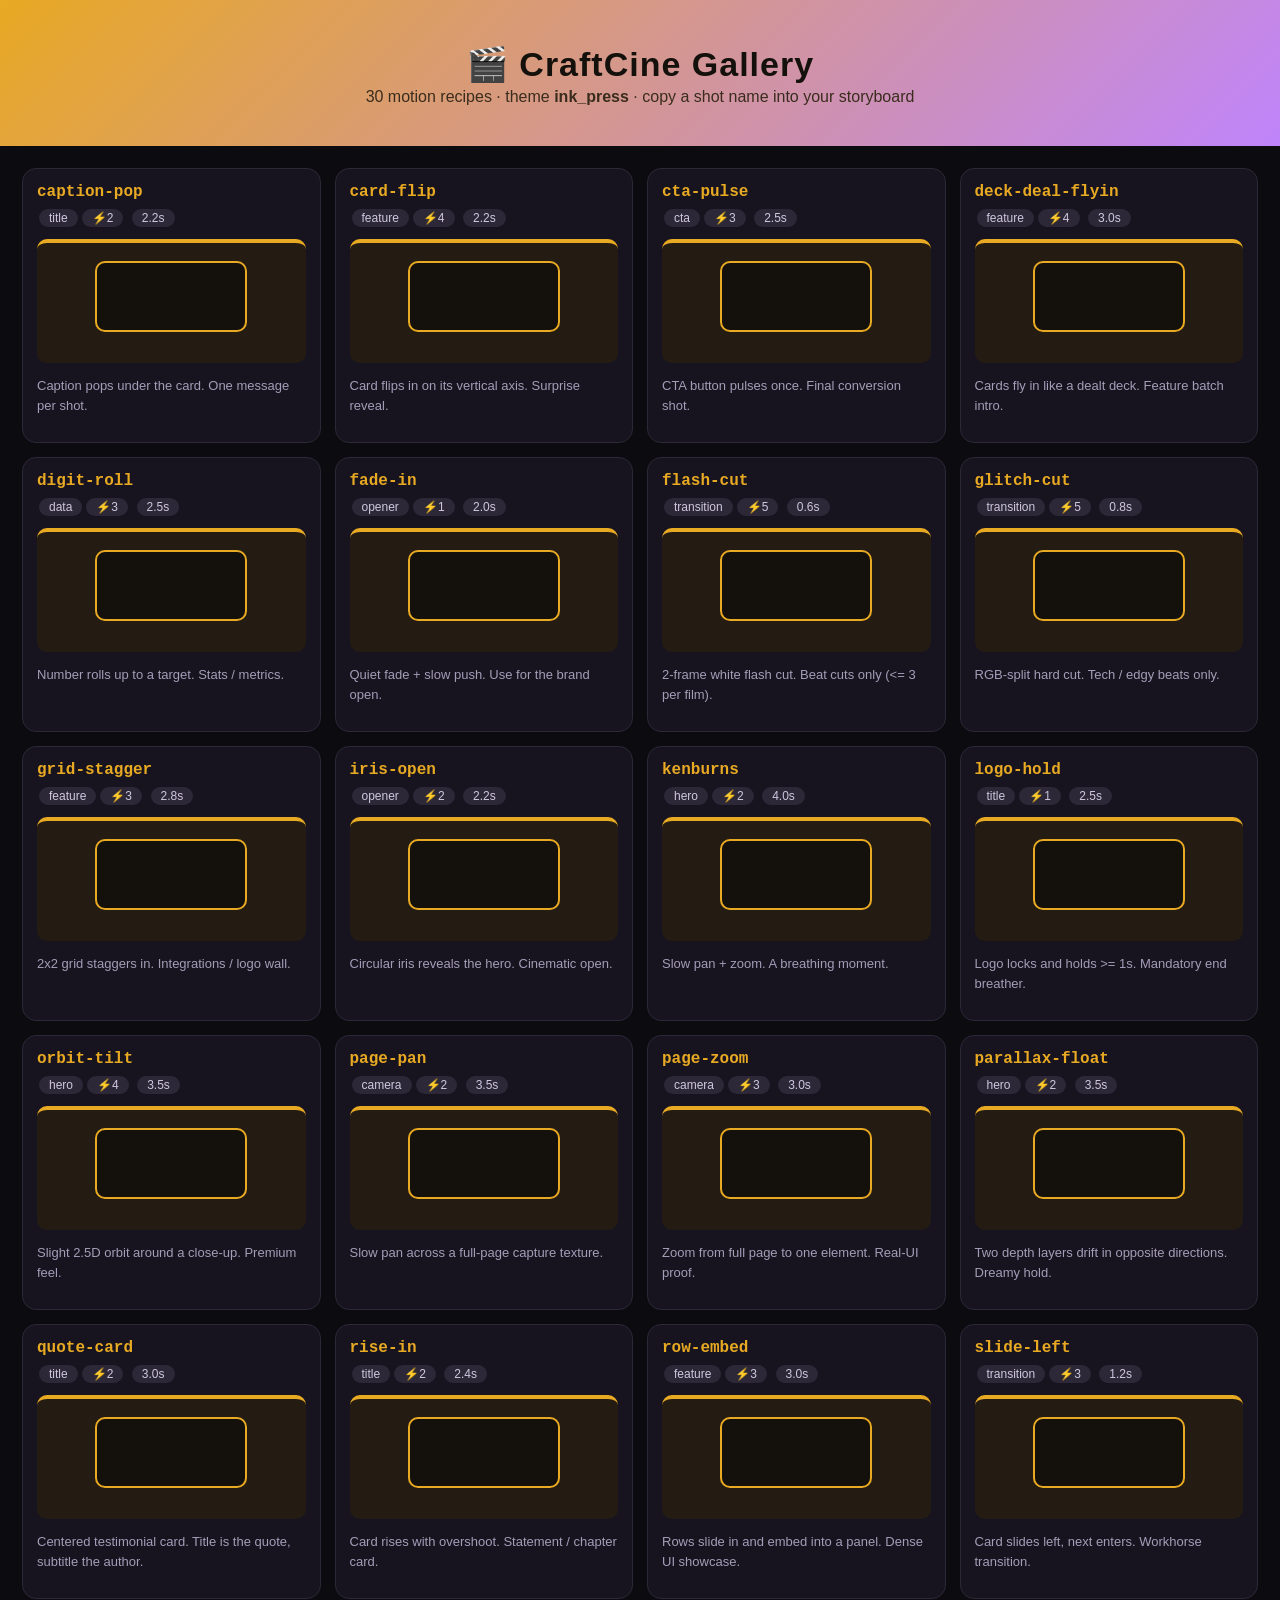
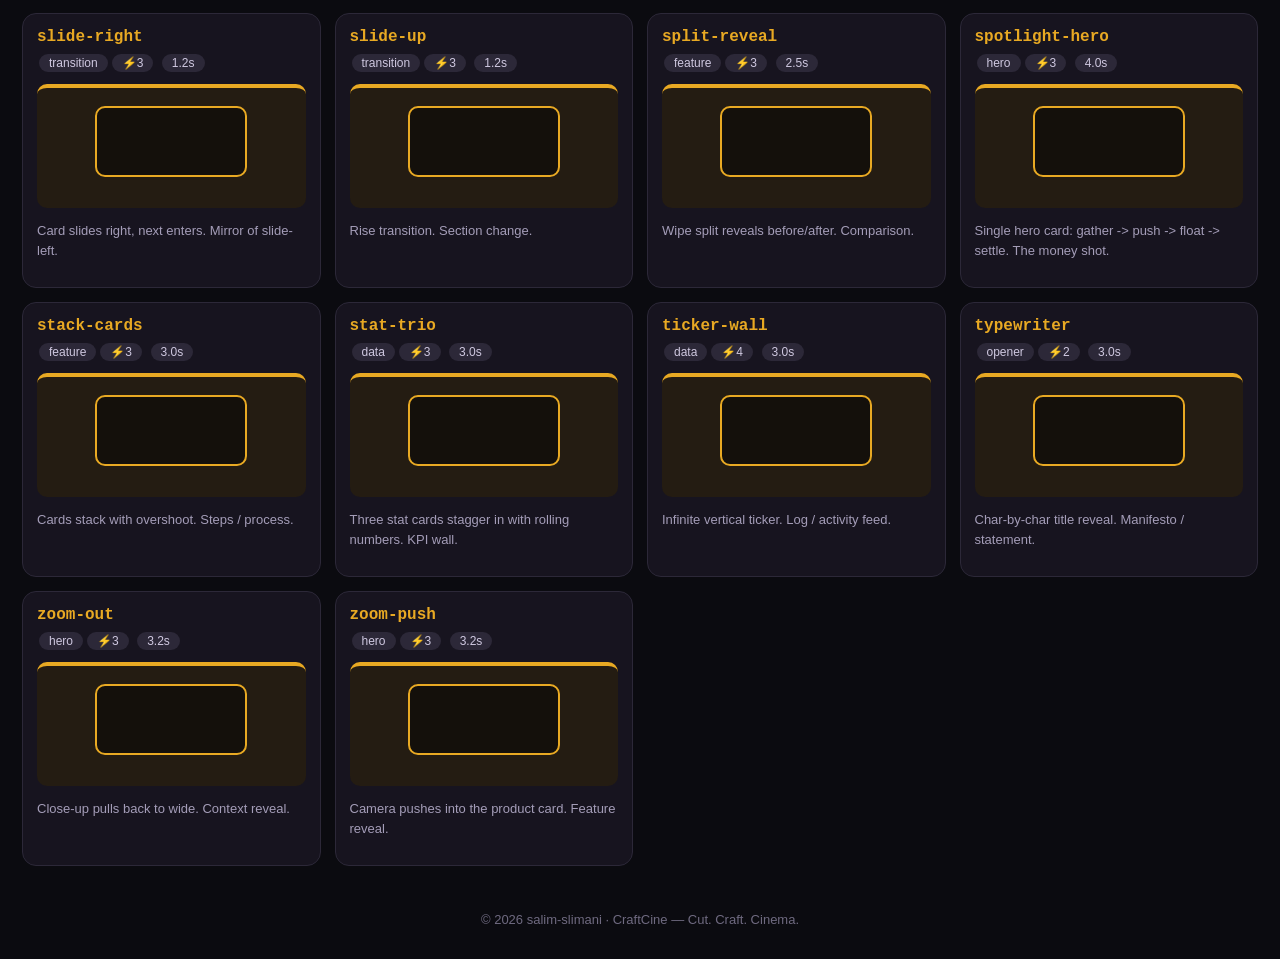
<file: gallery/index.html>
<!DOCTYPE html><html lang="en"><head><meta charset="utf-8">
<title>CraftCine Gallery — 30 shots</title><style>
body{font-family:'Segoe UI',Arial,sans-serif;background:#0B0B10;color:#eee;margin:0}
header{padding:36px 20px;text-align:center;background:linear-gradient(135deg,#E8A923,#C084FC)}
header h1{margin:8px 0 4px;color:#14100B;font-size:34px;letter-spacing:1px}
header p{color:#3a2c1c;margin:4px}
.grid{display:grid;grid-template-columns:repeat(auto-fill,minmax(270px,1fr));gap:14px;padding:22px;max-width:1280px;margin:0 auto}
.card{background:#17141F;border:1px solid #2c2838;border-radius:14px;padding:14px;transition:transform .15s}
.card:hover{transform:translateY(-3px);border-color:#C084FC}
.card h3{margin:0 0 6px;color:#E8A923;font-size:16px;font-family:Consolas,monospace}
.badge{display:inline-block;background:#2c2838;border-radius:20px;padding:2px 10px;font-size:12px;margin:2px;color:#cfc8e0}
.demo{height:120px;border-radius:10px;margin:10px 0;position:relative;overflow:hidden}
.card p{font-size:13px;color:#a49db8;line-height:1.5}
footer{text-align:center;padding:24px;color:#6f6a80;font-size:13px}

@keyframes deal{0%{transform:translateX(120px);opacity:0}100%{transform:none;opacity:1}}
@keyframes pop{0%{transform:scale(.6);opacity:0}70%{transform:scale(1.05)}100%{transform:scale(1);opacity:1}}
@keyframes floaty{0%,100%{transform:translateY(-6px)}50%{transform:translateY(6px)}}
@keyframes flashy{0%,100%{opacity:1}50%{opacity:.2}}
</style></head>
<body><header><h1>🎬 CraftCine Gallery</h1>
<p>30 motion recipes · theme <b>ink_press</b> · copy a shot name into your storyboard</p></header>
<div class="grid"><div class="card"><h3>caption-pop</h3>
<span class="badge">title</span><span class="badge">⚡2</span>
<span class="badge">2.2s</span>
<div class="demo" style="background:#241C12;border-top:4px solid #E8A923">
<div style="width:55%;height:56%;margin:18px auto;background:#14100B;border:2px solid #E8A923;
border-radius:10px;animation:pop .7s ease both"></div></div>
<p>Caption pops under the card. One message per shot.</p></div><div class="card"><h3>card-flip</h3>
<span class="badge">feature</span><span class="badge">⚡4</span>
<span class="badge">2.2s</span>
<div class="demo" style="background:#241C12;border-top:4px solid #E8A923">
<div style="width:55%;height:56%;margin:18px auto;background:#14100B;border:2px solid #E8A923;
border-radius:10px;animation:deal .8s ease both"></div></div>
<p>Card flips in on its vertical axis. Surprise reveal.</p></div><div class="card"><h3>cta-pulse</h3>
<span class="badge">cta</span><span class="badge">⚡3</span>
<span class="badge">2.5s</span>
<div class="demo" style="background:#241C12;border-top:4px solid #E8A923">
<div style="width:55%;height:56%;margin:18px auto;background:#14100B;border:2px solid #E8A923;
border-radius:10px;animation:pop .7s ease both"></div></div>
<p>CTA button pulses once. Final conversion shot.</p></div><div class="card"><h3>deck-deal-flyin</h3>
<span class="badge">feature</span><span class="badge">⚡4</span>
<span class="badge">3.0s</span>
<div class="demo" style="background:#241C12;border-top:4px solid #E8A923">
<div style="width:55%;height:56%;margin:18px auto;background:#14100B;border:2px solid #E8A923;
border-radius:10px;animation:deal .8s ease both"></div></div>
<p>Cards fly in like a dealt deck. Feature batch intro.</p></div><div class="card"><h3>digit-roll</h3>
<span class="badge">data</span><span class="badge">⚡3</span>
<span class="badge">2.5s</span>
<div class="demo" style="background:#241C12;border-top:4px solid #E8A923">
<div style="width:55%;height:56%;margin:18px auto;background:#14100B;border:2px solid #E8A923;
border-radius:10px;animation:pop .7s ease both"></div></div>
<p>Number rolls up to a target. Stats / metrics.</p></div><div class="card"><h3>fade-in</h3>
<span class="badge">opener</span><span class="badge">⚡1</span>
<span class="badge">2.0s</span>
<div class="demo" style="background:#241C12;border-top:4px solid #E8A923">
<div style="width:55%;height:56%;margin:18px auto;background:#14100B;border:2px solid #E8A923;
border-radius:10px;animation:pop .7s ease both"></div></div>
<p>Quiet fade + slow push. Use for the brand open.</p></div><div class="card"><h3>flash-cut</h3>
<span class="badge">transition</span><span class="badge">⚡5</span>
<span class="badge">0.6s</span>
<div class="demo" style="background:#241C12;border-top:4px solid #E8A923">
<div style="width:55%;height:56%;margin:18px auto;background:#14100B;border:2px solid #E8A923;
border-radius:10px;animation:flashy 1s linear infinite"></div></div>
<p>2-frame white flash cut. Beat cuts only (<= 3 per film).</p></div><div class="card"><h3>glitch-cut</h3>
<span class="badge">transition</span><span class="badge">⚡5</span>
<span class="badge">0.8s</span>
<div class="demo" style="background:#241C12;border-top:4px solid #E8A923">
<div style="width:55%;height:56%;margin:18px auto;background:#14100B;border:2px solid #E8A923;
border-radius:10px;animation:flashy 1s linear infinite"></div></div>
<p>RGB-split hard cut. Tech / edgy beats only.</p></div><div class="card"><h3>grid-stagger</h3>
<span class="badge">feature</span><span class="badge">⚡3</span>
<span class="badge">2.8s</span>
<div class="demo" style="background:#241C12;border-top:4px solid #E8A923">
<div style="width:55%;height:56%;margin:18px auto;background:#14100B;border:2px solid #E8A923;
border-radius:10px;animation:deal .8s ease both"></div></div>
<p>2x2 grid staggers in. Integrations / logo wall.</p></div><div class="card"><h3>iris-open</h3>
<span class="badge">opener</span><span class="badge">⚡2</span>
<span class="badge">2.2s</span>
<div class="demo" style="background:#241C12;border-top:4px solid #E8A923">
<div style="width:55%;height:56%;margin:18px auto;background:#14100B;border:2px solid #E8A923;
border-radius:10px;animation:pop .7s ease both"></div></div>
<p>Circular iris reveals the hero. Cinematic open.</p></div><div class="card"><h3>kenburns</h3>
<span class="badge">hero</span><span class="badge">⚡2</span>
<span class="badge">4.0s</span>
<div class="demo" style="background:#241C12;border-top:4px solid #E8A923">
<div style="width:55%;height:56%;margin:18px auto;background:#14100B;border:2px solid #E8A923;
border-radius:10px;animation:floaty 2s ease-in-out infinite"></div></div>
<p>Slow pan + zoom. A breathing moment.</p></div><div class="card"><h3>logo-hold</h3>
<span class="badge">title</span><span class="badge">⚡1</span>
<span class="badge">2.5s</span>
<div class="demo" style="background:#241C12;border-top:4px solid #E8A923">
<div style="width:55%;height:56%;margin:18px auto;background:#14100B;border:2px solid #E8A923;
border-radius:10px;animation:pop .7s ease both"></div></div>
<p>Logo locks and holds >= 1s. Mandatory end breather.</p></div><div class="card"><h3>orbit-tilt</h3>
<span class="badge">hero</span><span class="badge">⚡4</span>
<span class="badge">3.5s</span>
<div class="demo" style="background:#241C12;border-top:4px solid #E8A923">
<div style="width:55%;height:56%;margin:18px auto;background:#14100B;border:2px solid #E8A923;
border-radius:10px;animation:floaty 2s ease-in-out infinite"></div></div>
<p>Slight 2.5D orbit around a close-up. Premium feel.</p></div><div class="card"><h3>page-pan</h3>
<span class="badge">camera</span><span class="badge">⚡2</span>
<span class="badge">3.5s</span>
<div class="demo" style="background:#241C12;border-top:4px solid #E8A923">
<div style="width:55%;height:56%;margin:18px auto;background:#14100B;border:2px solid #E8A923;
border-radius:10px;animation:pop .7s ease both"></div></div>
<p>Slow pan across a full-page capture texture.</p></div><div class="card"><h3>page-zoom</h3>
<span class="badge">camera</span><span class="badge">⚡3</span>
<span class="badge">3.0s</span>
<div class="demo" style="background:#241C12;border-top:4px solid #E8A923">
<div style="width:55%;height:56%;margin:18px auto;background:#14100B;border:2px solid #E8A923;
border-radius:10px;animation:pop .7s ease both"></div></div>
<p>Zoom from full page to one element. Real-UI proof.</p></div><div class="card"><h3>parallax-float</h3>
<span class="badge">hero</span><span class="badge">⚡2</span>
<span class="badge">3.5s</span>
<div class="demo" style="background:#241C12;border-top:4px solid #E8A923">
<div style="width:55%;height:56%;margin:18px auto;background:#14100B;border:2px solid #E8A923;
border-radius:10px;animation:floaty 2s ease-in-out infinite"></div></div>
<p>Two depth layers drift in opposite directions. Dreamy hold.</p></div><div class="card"><h3>quote-card</h3>
<span class="badge">title</span><span class="badge">⚡2</span>
<span class="badge">3.0s</span>
<div class="demo" style="background:#241C12;border-top:4px solid #E8A923">
<div style="width:55%;height:56%;margin:18px auto;background:#14100B;border:2px solid #E8A923;
border-radius:10px;animation:pop .7s ease both"></div></div>
<p>Centered testimonial card. Title is the quote, subtitle the author.</p></div><div class="card"><h3>rise-in</h3>
<span class="badge">title</span><span class="badge">⚡2</span>
<span class="badge">2.4s</span>
<div class="demo" style="background:#241C12;border-top:4px solid #E8A923">
<div style="width:55%;height:56%;margin:18px auto;background:#14100B;border:2px solid #E8A923;
border-radius:10px;animation:pop .7s ease both"></div></div>
<p>Card rises with overshoot. Statement / chapter card.</p></div><div class="card"><h3>row-embed</h3>
<span class="badge">feature</span><span class="badge">⚡3</span>
<span class="badge">3.0s</span>
<div class="demo" style="background:#241C12;border-top:4px solid #E8A923">
<div style="width:55%;height:56%;margin:18px auto;background:#14100B;border:2px solid #E8A923;
border-radius:10px;animation:deal .8s ease both"></div></div>
<p>Rows slide in and embed into a panel. Dense UI showcase.</p></div><div class="card"><h3>slide-left</h3>
<span class="badge">transition</span><span class="badge">⚡3</span>
<span class="badge">1.2s</span>
<div class="demo" style="background:#241C12;border-top:4px solid #E8A923">
<div style="width:55%;height:56%;margin:18px auto;background:#14100B;border:2px solid #E8A923;
border-radius:10px;animation:flashy 1s linear infinite"></div></div>
<p>Card slides left, next enters. Workhorse transition.</p></div><div class="card"><h3>slide-right</h3>
<span class="badge">transition</span><span class="badge">⚡3</span>
<span class="badge">1.2s</span>
<div class="demo" style="background:#241C12;border-top:4px solid #E8A923">
<div style="width:55%;height:56%;margin:18px auto;background:#14100B;border:2px solid #E8A923;
border-radius:10px;animation:flashy 1s linear infinite"></div></div>
<p>Card slides right, next enters. Mirror of slide-left.</p></div><div class="card"><h3>slide-up</h3>
<span class="badge">transition</span><span class="badge">⚡3</span>
<span class="badge">1.2s</span>
<div class="demo" style="background:#241C12;border-top:4px solid #E8A923">
<div style="width:55%;height:56%;margin:18px auto;background:#14100B;border:2px solid #E8A923;
border-radius:10px;animation:flashy 1s linear infinite"></div></div>
<p>Rise transition. Section change.</p></div><div class="card"><h3>split-reveal</h3>
<span class="badge">feature</span><span class="badge">⚡3</span>
<span class="badge">2.5s</span>
<div class="demo" style="background:#241C12;border-top:4px solid #E8A923">
<div style="width:55%;height:56%;margin:18px auto;background:#14100B;border:2px solid #E8A923;
border-radius:10px;animation:deal .8s ease both"></div></div>
<p>Wipe split reveals before/after. Comparison.</p></div><div class="card"><h3>spotlight-hero</h3>
<span class="badge">hero</span><span class="badge">⚡3</span>
<span class="badge">4.0s</span>
<div class="demo" style="background:#241C12;border-top:4px solid #E8A923">
<div style="width:55%;height:56%;margin:18px auto;background:#14100B;border:2px solid #E8A923;
border-radius:10px;animation:floaty 2s ease-in-out infinite"></div></div>
<p>Single hero card: gather -> push -> float -> settle. The money shot.</p></div><div class="card"><h3>stack-cards</h3>
<span class="badge">feature</span><span class="badge">⚡3</span>
<span class="badge">3.0s</span>
<div class="demo" style="background:#241C12;border-top:4px solid #E8A923">
<div style="width:55%;height:56%;margin:18px auto;background:#14100B;border:2px solid #E8A923;
border-radius:10px;animation:deal .8s ease both"></div></div>
<p>Cards stack with overshoot. Steps / process.</p></div><div class="card"><h3>stat-trio</h3>
<span class="badge">data</span><span class="badge">⚡3</span>
<span class="badge">3.0s</span>
<div class="demo" style="background:#241C12;border-top:4px solid #E8A923">
<div style="width:55%;height:56%;margin:18px auto;background:#14100B;border:2px solid #E8A923;
border-radius:10px;animation:pop .7s ease both"></div></div>
<p>Three stat cards stagger in with rolling numbers. KPI wall.</p></div><div class="card"><h3>ticker-wall</h3>
<span class="badge">data</span><span class="badge">⚡4</span>
<span class="badge">3.0s</span>
<div class="demo" style="background:#241C12;border-top:4px solid #E8A923">
<div style="width:55%;height:56%;margin:18px auto;background:#14100B;border:2px solid #E8A923;
border-radius:10px;animation:pop .7s ease both"></div></div>
<p>Infinite vertical ticker. Log / activity feed.</p></div><div class="card"><h3>typewriter</h3>
<span class="badge">opener</span><span class="badge">⚡2</span>
<span class="badge">3.0s</span>
<div class="demo" style="background:#241C12;border-top:4px solid #E8A923">
<div style="width:55%;height:56%;margin:18px auto;background:#14100B;border:2px solid #E8A923;
border-radius:10px;animation:pop .7s ease both"></div></div>
<p>Char-by-char title reveal. Manifesto / statement.</p></div><div class="card"><h3>zoom-out</h3>
<span class="badge">hero</span><span class="badge">⚡3</span>
<span class="badge">3.2s</span>
<div class="demo" style="background:#241C12;border-top:4px solid #E8A923">
<div style="width:55%;height:56%;margin:18px auto;background:#14100B;border:2px solid #E8A923;
border-radius:10px;animation:floaty 2s ease-in-out infinite"></div></div>
<p>Close-up pulls back to wide. Context reveal.</p></div><div class="card"><h3>zoom-push</h3>
<span class="badge">hero</span><span class="badge">⚡3</span>
<span class="badge">3.2s</span>
<div class="demo" style="background:#241C12;border-top:4px solid #E8A923">
<div style="width:55%;height:56%;margin:18px auto;background:#14100B;border:2px solid #E8A923;
border-radius:10px;animation:floaty 2s ease-in-out infinite"></div></div>
<p>Camera pushes into the product card. Feature reveal.</p></div></div>
<footer>© 2026 salim-slimani · CraftCine — Cut. Craft. Cinema.</footer></body></html>
</file>
